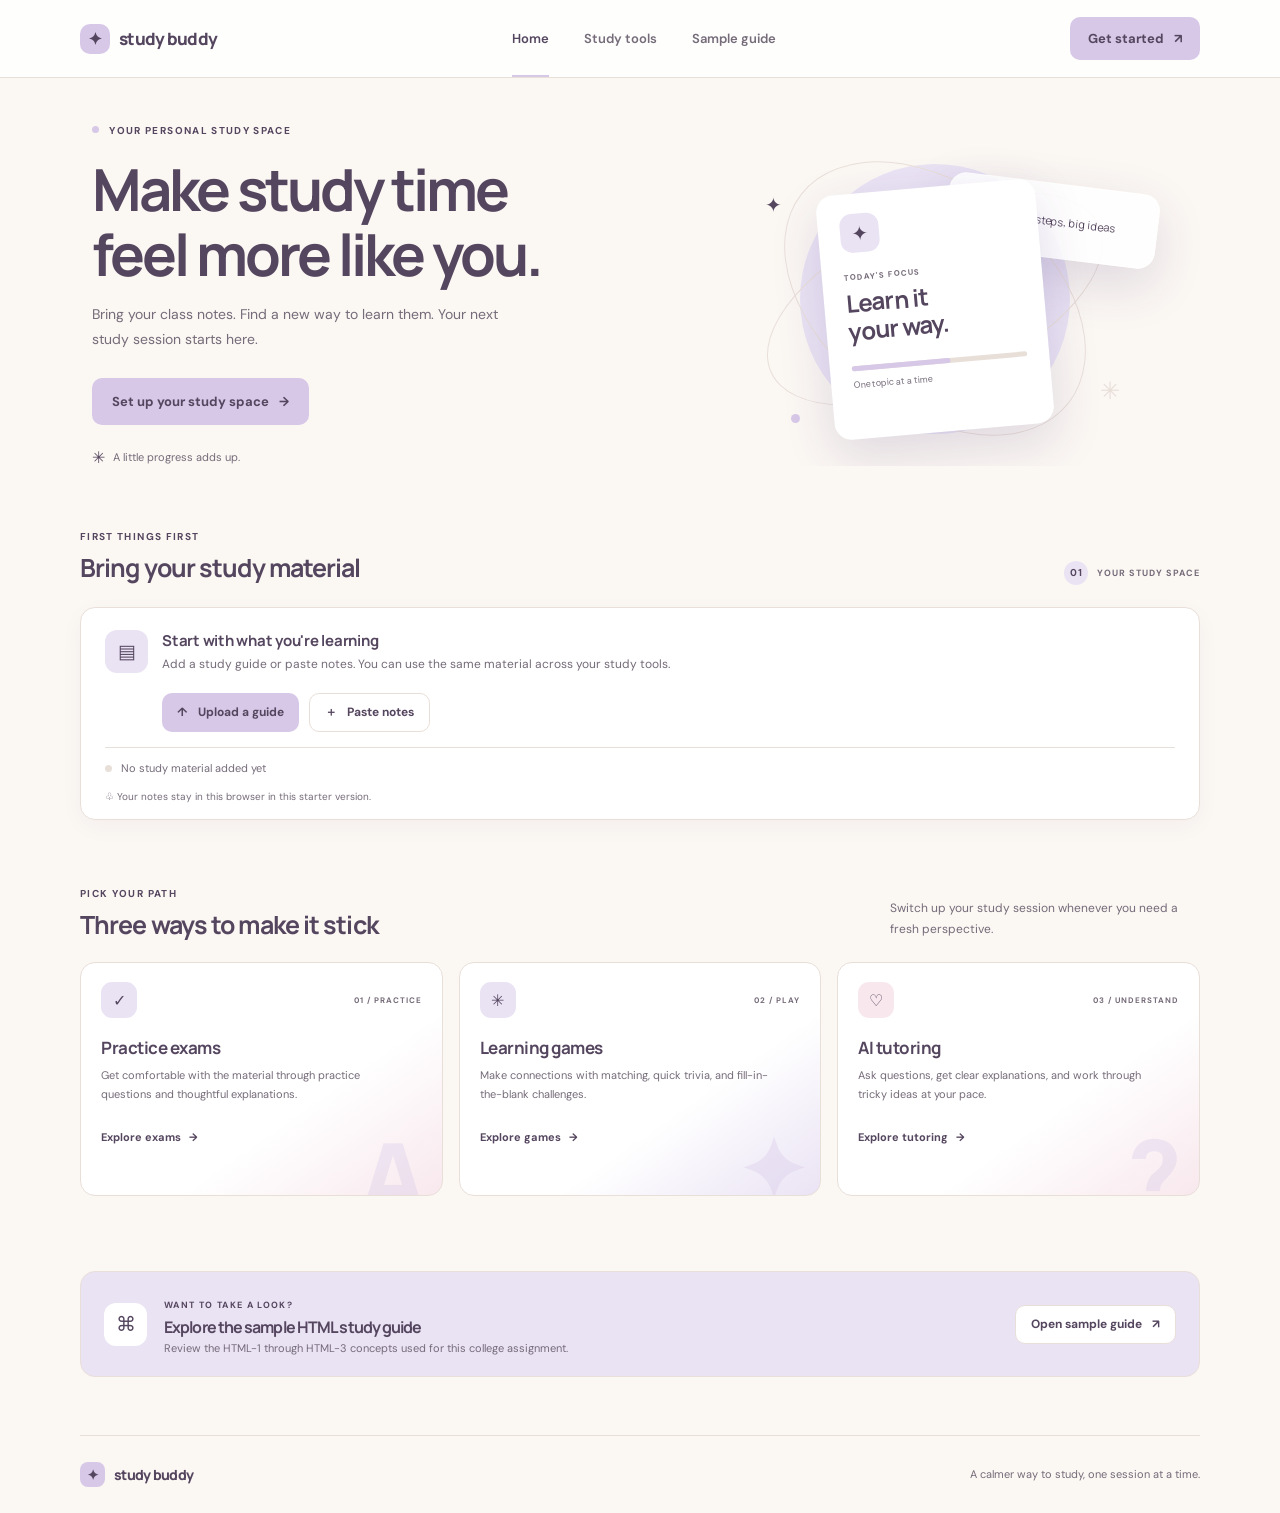
<file: public/index.html>
<!doctype html>
<html lang="en">
  <head>
    <meta charset="utf-8">
    <meta name="viewport" content="width=device-width, initial-scale=1">
    <meta name="theme-color" content="#FBF7F3">
    <meta name="description" content="Turn your class notes into a more thoughtful study routine with Study Buddy.">
    <title>Study Buddy — Your study space</title>
    <link rel="stylesheet" href="styles.css">
    <script src="script.js" defer></script>
  </head>
  <body>
    <header class="site-header">
      <a class="brand" href="#home" aria-label="Study Buddy home">
        <span class="brand-mark" aria-hidden="true">✦</span>
        <span>study buddy</span>
      </a>
      <nav class="main-nav" aria-label="Main navigation">
        <a class="nav-link active" href="#home">Home</a>
        <a class="nav-link" href="#study-tools">Study tools</a>
        <a class="nav-link" href="sample-study-guide.html">Sample guide</a>
      </nav>
      <a class="header-button" href="#study-material">Get started <span aria-hidden="true">↗</span></a>
    </header>

    <main id="home">
      <section class="hero page-width" aria-labelledby="welcome-title">
        <div class="hero-copy">
          <div class="eyebrow"><span class="eyebrow-dot"></span> YOUR PERSONAL STUDY SPACE</div>
          <h1 id="welcome-title">Make study time<br>feel <span>more like you.</span></h1>
          <p>Bring your class notes. Find a new way to learn them. Your next study session starts here.</p>
          <a class="primary-button" href="#study-material">Set up your study space <span aria-hidden="true">→</span></a>
          <div class="hero-note"><span class="sparkle" aria-hidden="true">✳</span> A little progress adds up.</div>
        </div>
        <div class="hero-art" aria-hidden="true">
          <div class="art-orbit orbit-one"></div>
          <div class="art-orbit orbit-two"></div>
          <div class="art-card art-card-back">
            <span class="art-mini-icon">✎</span>
            <span>little steps, big ideas</span>
          </div>
          <div class="art-card art-card-front">
            <span class="art-book">✦</span>
            <span class="art-label">TODAY'S FOCUS</span>
            <strong>Learn it<br>your way.</strong>
            <span class="art-progress"><i></i></span>
            <span class="art-progress-caption">One topic at a time</span>
          </div>
          <span class="float-star star-one">✦</span>
          <span class="float-star star-two">✳</span>
          <span class="float-dot"></span>
        </div>
      </section>

      <section class="workspace page-width" id="study-material" aria-labelledby="material-title">
        <div class="section-heading">
          <div>
            <div class="eyebrow">FIRST THINGS FIRST</div>
            <h2 id="material-title">Bring your study material</h2>
          </div>
          <span class="step-label"><span>01</span> YOUR STUDY SPACE</span>
        </div>
        <div class="material-card">
          <div class="material-intro">
            <span class="material-icon" aria-hidden="true">▤</span>
            <div>
              <h3>Start with what you're learning</h3>
              <p>Add a study guide or paste notes. You can use the same material across your study tools.</p>
            </div>
          </div>
          <div class="material-actions">
            <label class="upload-button" for="guide-file"><span aria-hidden="true">↑</span> Upload a guide</label>
            <input id="guide-file" class="visually-hidden" type="file" accept=".pdf,.doc,.docx,.txt,.html,text/plain,text/html,application/pdf,application/msword,application/vnd.openxmlformats-officedocument.wordprocessingml.document">
            <button class="secondary-button" id="open-notes" type="button"><span aria-hidden="true">＋</span> Paste notes</button>
          </div>
          <div class="material-status" id="material-status" aria-live="polite">
            <span class="status-dot"></span>
            <span id="material-name">No study material added yet</span>
            <button class="clear-button" id="clear-material" type="button" hidden>Remove</button>
          </div>
          <p class="privacy-note"><span aria-hidden="true">♧</span> Your notes stay in this browser in this starter version.</p>
        </div>
      </section>

      <section class="tools-section page-width" id="study-tools" aria-labelledby="tools-title">
        <div class="section-heading tools-heading">
          <div>
            <div class="eyebrow">PICK YOUR PATH</div>
            <h2 id="tools-title">Three ways to make it stick</h2>
          </div>
          <p>Switch up your study session whenever you need a fresh perspective.</p>
        </div>
        <div class="feature-grid">
          <article class="feature-card exam-card">
            <div class="feature-topline"><span class="feature-icon" aria-hidden="true">✓</span><span class="feature-number">01 / PRACTICE</span></div>
            <h3>Practice exams</h3>
            <p>Get comfortable with the material through practice questions and thoughtful explanations.</p>
            <button class="feature-link" type="button" data-feature="exams">Explore exams <span aria-hidden="true">→</span></button>
            <div class="card-decoration exam-decoration" aria-hidden="true">A</div>
          </article>
          <article class="feature-card games-card">
            <div class="feature-topline"><span class="feature-icon" aria-hidden="true">✳</span><span class="feature-number">02 / PLAY</span></div>
            <h3>Learning games</h3>
            <p>Make connections with matching, quick trivia, and fill-in-the-blank challenges.</p>
            <button class="feature-link" type="button" data-feature="games">Explore games <span aria-hidden="true">→</span></button>
            <div class="card-decoration games-decoration" aria-hidden="true">✦</div>
          </article>
          <article class="feature-card tutor-card">
            <div class="feature-topline"><span class="feature-icon" aria-hidden="true">♡</span><span class="feature-number">03 / UNDERSTAND</span></div>
            <h3>AI tutoring</h3>
            <p>Ask questions, get clear explanations, and work through tricky ideas at your pace.</p>
            <button class="feature-link" type="button" data-feature="tutor">Explore tutoring <span aria-hidden="true">→</span></button>
            <div class="card-decoration tutor-decoration" aria-hidden="true">?</div>
          </article>
        </div>
      </section>

      <section class="sample-callout page-width" aria-label="Sample study guide">
        <div class="sample-icon" aria-hidden="true">⌘</div>
        <div>
          <span class="eyebrow">WANT TO TAKE A LOOK?</span>
          <h2>Explore the sample HTML study guide</h2>
          <p>Review the HTML-1 through HTML-3 concepts used for this college assignment.</p>
        </div>
        <a class="secondary-button sample-link" href="sample-study-guide.html">Open sample guide <span aria-hidden="true">↗</span></a>
      </section>
    </main>

    <footer class="site-footer page-width">
      <a class="brand footer-brand" href="#home"><span class="brand-mark" aria-hidden="true">✦</span><span>study buddy</span></a>
      <p>A calmer way to study, one session at a time.</p>
    </footer>

    <dialog class="notes-dialog" id="notes-dialog" aria-labelledby="notes-title">
      <form method="dialog" class="dialog-close-form"><button class="dialog-close" aria-label="Close">×</button></form>
      <div class="eyebrow">YOUR STUDY MATERIAL</div>
      <h2 id="notes-title">Paste your class notes</h2>
      <p>Your notes are saved in this browser and stay available while you explore the page.</p>
      <label class="visually-hidden" for="notes-input">Class notes</label>
      <textarea id="notes-input" rows="8" placeholder="Paste your notes or study guide text here..."></textarea>
      <div class="dialog-actions">
        <button class="secondary-button" id="cancel-notes" type="button">Cancel</button>
        <button class="upload-button" id="save-notes" type="button">Save notes <span aria-hidden="true">→</span></button>
      </div>
      <p class="form-message" id="notes-message" role="status"></p>
    </dialog>

    <dialog class="feature-dialog" id="feature-dialog" aria-labelledby="feature-dialog-title">
      <form method="dialog" class="dialog-close-form"><button class="dialog-close" aria-label="Close">×</button></form>
      <div class="eyebrow">STUDY TOOL PREVIEW</div>
      <h2 id="feature-dialog-title">Coming up next</h2>
      <p id="feature-dialog-description"></p>
      <p class="feature-dialog-note">This first version sets up the Study Buddy dashboard. Interactive learning activities and secure AI connections can be added in the next phase.</p>
      <button class="upload-button" id="close-feature" type="button">Got it</button>
    </dialog>
  </body>
</html>
</file>
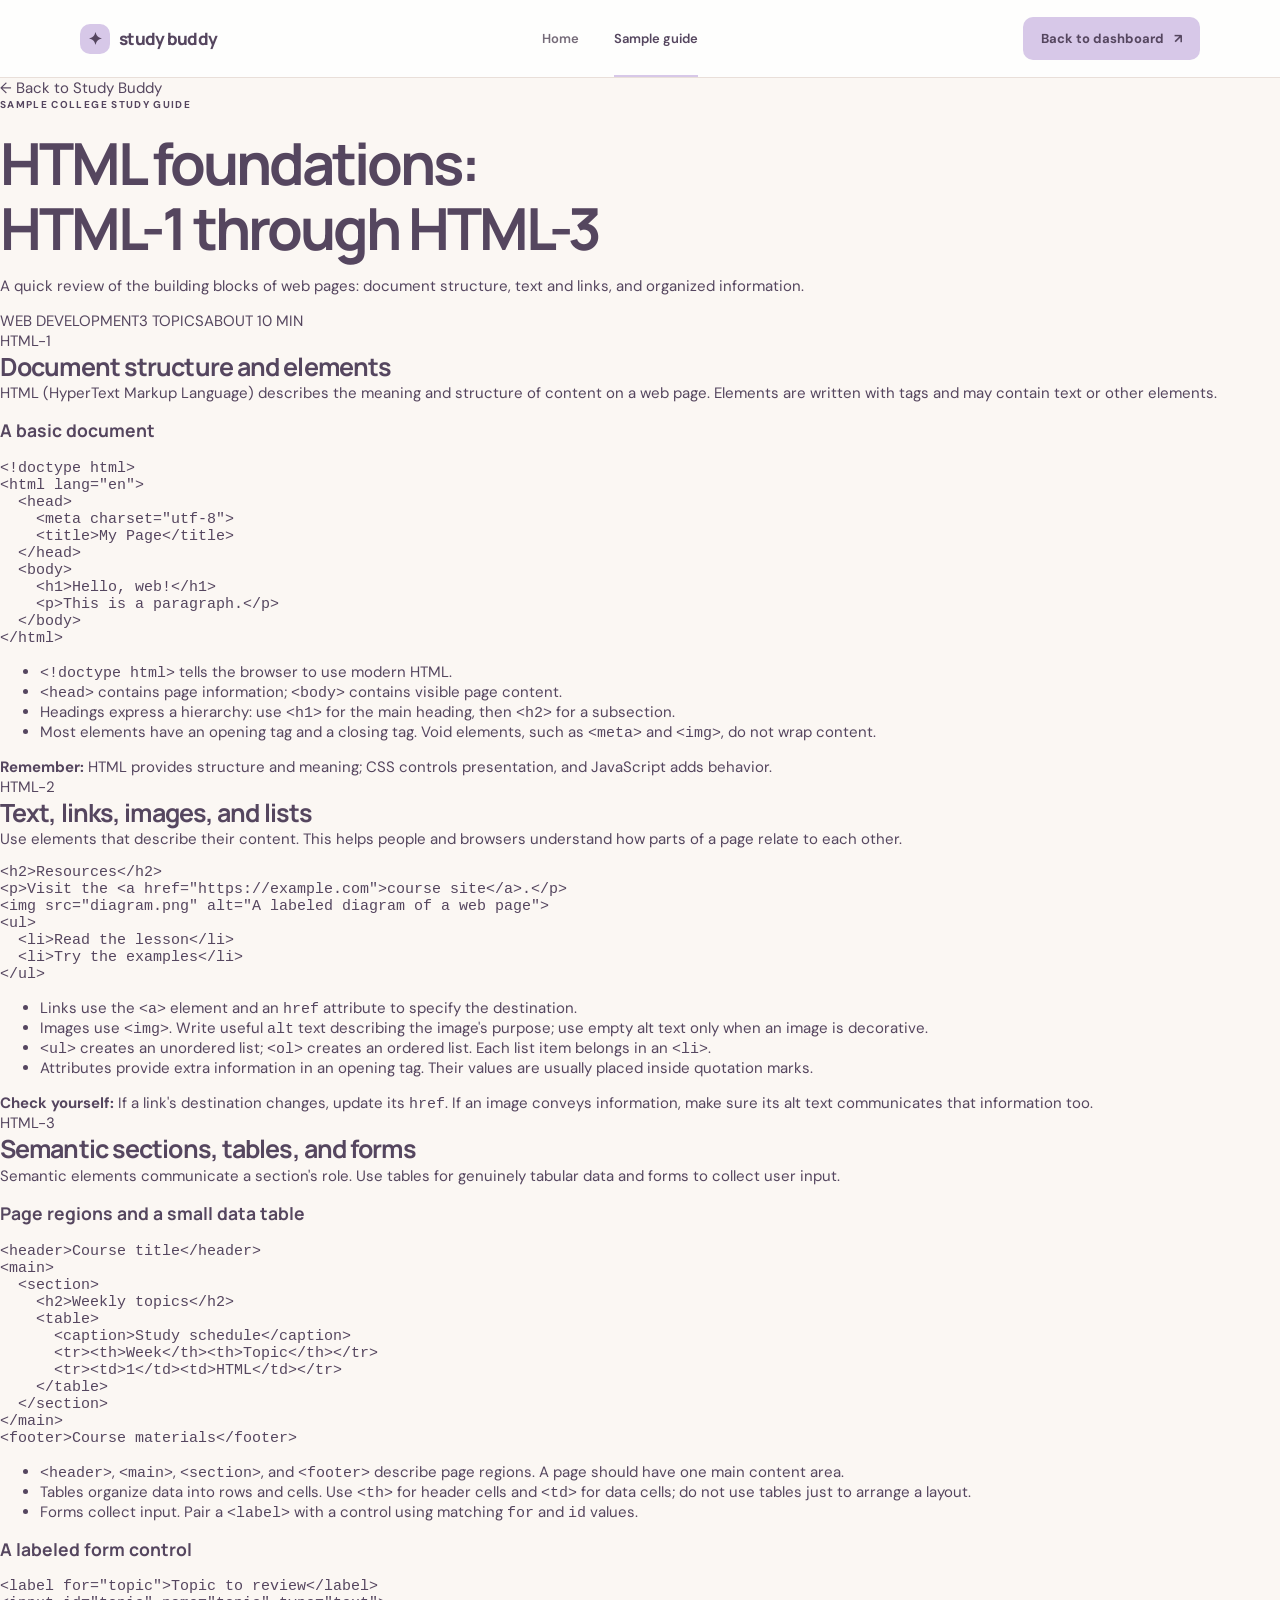
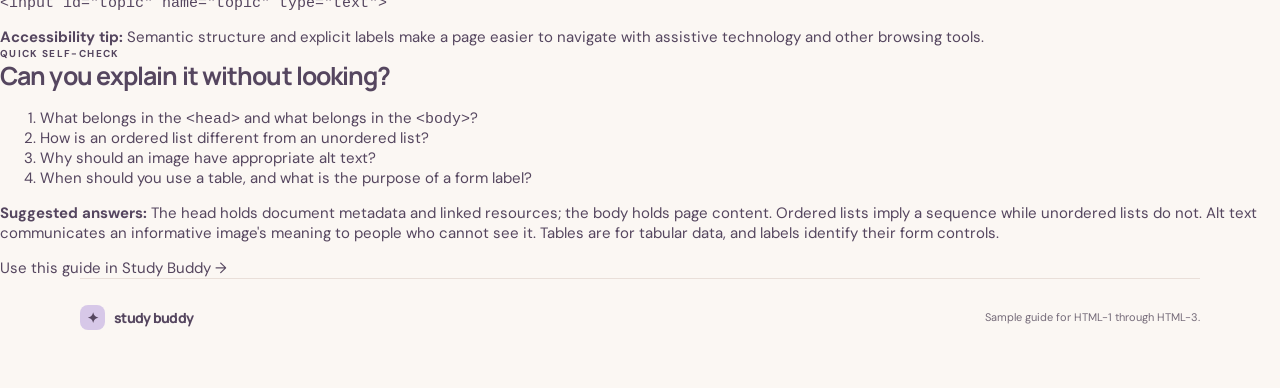
<file: public/sample-study-guide.html>
<!doctype html>
<html lang="en">
  <head>
    <meta charset="utf-8">
    <meta name="viewport" content="width=device-width, initial-scale=1">
    <meta name="description" content="A sample study guide covering introductory HTML-1 through HTML-3 concepts.">
    <title>Sample Study Guide: HTML-1 through HTML-3 — Study Buddy</title>
    <link rel="stylesheet" href="styles.css">
  </head>
  <body class="guide-page">
    <header class="site-header">
      <a class="brand" href="index.html" aria-label="Study Buddy home">
        <span class="brand-mark" aria-hidden="true">✦</span><span>study buddy</span>
      </a>
      <nav class="main-nav" aria-label="Main navigation">
        <a class="nav-link" href="index.html">Home</a>
        <a class="nav-link active" href="sample-study-guide.html">Sample guide</a>
      </nav>
      <a class="header-button" href="index.html#study-material">Back to dashboard <span aria-hidden="true">↗</span></a>
    </header>
    <main class="guide-content">
      <a class="guide-back" href="index.html">← Back to Study Buddy</a>
      <div class="eyebrow">SAMPLE COLLEGE STUDY GUIDE</div>
      <h1>HTML foundations:<br><span>HTML-1 through HTML-3</span></h1>
      <p class="guide-lead">A quick review of the building blocks of web pages: document structure, text and links, and organized information.</p>
      <div class="guide-meta"><span>WEB DEVELOPMENT</span><span>3 TOPICS</span><span>ABOUT 10 MIN</span></div>

      <article class="guide-topic">
        <div class="topic-number">HTML-1</div>
        <div>
          <h2>Document structure and elements</h2>
          <p>HTML (HyperText Markup Language) describes the meaning and structure of content on a web page. Elements are written with tags and may contain text or other elements.</p>
          <h3>A basic document</h3>
          <pre><code>&lt;!doctype html&gt;
&lt;html lang="en"&gt;
  &lt;head&gt;
    &lt;meta charset="utf-8"&gt;
    &lt;title&gt;My Page&lt;/title&gt;
  &lt;/head&gt;
  &lt;body&gt;
    &lt;h1&gt;Hello, web!&lt;/h1&gt;
    &lt;p&gt;This is a paragraph.&lt;/p&gt;
  &lt;/body&gt;
&lt;/html&gt;</code></pre>
          <ul>
            <li><code>&lt;!doctype html&gt;</code> tells the browser to use modern HTML.</li>
            <li><code>&lt;head&gt;</code> contains page information; <code>&lt;body&gt;</code> contains visible page content.</li>
            <li>Headings express a hierarchy: use <code>&lt;h1&gt;</code> for the main heading, then <code>&lt;h2&gt;</code> for a subsection.</li>
            <li>Most elements have an opening tag and a closing tag. Void elements, such as <code>&lt;meta&gt;</code> and <code>&lt;img&gt;</code>, do not wrap content.</li>
          </ul>
          <div class="key-idea"><strong>Remember:</strong> HTML provides structure and meaning; CSS controls presentation, and JavaScript adds behavior.</div>
        </div>
      </article>

      <article class="guide-topic">
        <div class="topic-number">HTML-2</div>
        <div>
          <h2>Text, links, images, and lists</h2>
          <p>Use elements that describe their content. This helps people and browsers understand how parts of a page relate to each other.</p>
          <pre><code>&lt;h2&gt;Resources&lt;/h2&gt;
&lt;p&gt;Visit the &lt;a href="https://example.com"&gt;course site&lt;/a&gt;.&lt;/p&gt;
&lt;img src="diagram.png" alt="A labeled diagram of a web page"&gt;
&lt;ul&gt;
  &lt;li&gt;Read the lesson&lt;/li&gt;
  &lt;li&gt;Try the examples&lt;/li&gt;
&lt;/ul&gt;</code></pre>
          <ul>
            <li>Links use the <code>&lt;a&gt;</code> element and an <code>href</code> attribute to specify the destination.</li>
            <li>Images use <code>&lt;img&gt;</code>. Write useful <code>alt</code> text describing the image's purpose; use empty alt text only when an image is decorative.</li>
            <li><code>&lt;ul&gt;</code> creates an unordered list; <code>&lt;ol&gt;</code> creates an ordered list. Each list item belongs in an <code>&lt;li&gt;</code>.</li>
            <li>Attributes provide extra information in an opening tag. Their values are usually placed inside quotation marks.</li>
          </ul>
          <div class="key-idea"><strong>Check yourself:</strong> If a link's destination changes, update its <code>href</code>. If an image conveys information, make sure its alt text communicates that information too.</div>
        </div>
      </article>

      <article class="guide-topic">
        <div class="topic-number">HTML-3</div>
        <div>
          <h2>Semantic sections, tables, and forms</h2>
          <p>Semantic elements communicate a section's role. Use tables for genuinely tabular data and forms to collect user input.</p>
          <h3>Page regions and a small data table</h3>
          <pre><code>&lt;header&gt;Course title&lt;/header&gt;
&lt;main&gt;
  &lt;section&gt;
    &lt;h2&gt;Weekly topics&lt;/h2&gt;
    &lt;table&gt;
      &lt;caption&gt;Study schedule&lt;/caption&gt;
      &lt;tr&gt;&lt;th&gt;Week&lt;/th&gt;&lt;th&gt;Topic&lt;/th&gt;&lt;/tr&gt;
      &lt;tr&gt;&lt;td&gt;1&lt;/td&gt;&lt;td&gt;HTML&lt;/td&gt;&lt;/tr&gt;
    &lt;/table&gt;
  &lt;/section&gt;
&lt;/main&gt;
&lt;footer&gt;Course materials&lt;/footer&gt;</code></pre>
          <ul>
            <li><code>&lt;header&gt;</code>, <code>&lt;main&gt;</code>, <code>&lt;section&gt;</code>, and <code>&lt;footer&gt;</code> describe page regions. A page should have one main content area.</li>
            <li>Tables organize data into rows and cells. Use <code>&lt;th&gt;</code> for header cells and <code>&lt;td&gt;</code> for data cells; do not use tables just to arrange a layout.</li>
            <li>Forms collect input. Pair a <code>&lt;label&gt;</code> with a control using matching <code>for</code> and <code>id</code> values.</li>
          </ul>
          <h3>A labeled form control</h3>
          <pre><code>&lt;label for="topic"&gt;Topic to review&lt;/label&gt;
&lt;input id="topic" name="topic" type="text"&gt;</code></pre>
          <div class="key-idea"><strong>Accessibility tip:</strong> Semantic structure and explicit labels make a page easier to navigate with assistive technology and other browsing tools.</div>
        </div>
      </article>

      <section class="review-box" aria-labelledby="review-title">
        <div class="eyebrow">QUICK SELF-CHECK</div>
        <h2 id="review-title">Can you explain it without looking?</h2>
        <ol>
          <li>What belongs in the <code>&lt;head&gt;</code> and what belongs in the <code>&lt;body&gt;</code>?</li>
          <li>How is an ordered list different from an unordered list?</li>
          <li>Why should an image have appropriate alt text?</li>
          <li>When should you use a table, and what is the purpose of a form label?</li>
        </ol>
        <p><strong>Suggested answers:</strong> The head holds document metadata and linked resources; the body holds page content. Ordered lists imply a sequence while unordered lists do not. Alt text communicates an informative image's meaning to people who cannot see it. Tables are for tabular data, and labels identify their form controls.</p>
      </section>
      <a class="guide-home-button" href="index.html#study-material">Use this guide in Study Buddy <span aria-hidden="true">→</span></a>
    </main>
    <footer class="site-footer guide-footer page-width">
      <a class="brand footer-brand" href="index.html"><span class="brand-mark" aria-hidden="true">✦</span><span>study buddy</span></a>
      <p>Sample guide for HTML-1 through HTML-3.</p>
    </footer>
  </body>
</html>
</file>
<file: public/styles.css>
@import url('https://fonts.googleapis.com/css2?family=DM+Sans:wght@400;500;600;700&family=Manrope:wght@400;500;600;700;800&display=swap');

:root {
  color-scheme: light;
  --ink: #55465F;
  --muted: #756B79;
  --purple: #D7C8E8;
  --purple-dark: #55465F;
  --lavender: #EAE3F4;
  --blush: #F8E8ED;
  --beige: #E9DFD9;
  --line: #E9DFD9;
  --paper: #fff;
  --page: #FBF7F3;
  --font-body: 'DM Sans', Arial, sans-serif;
  --font-heading: 'Manrope', Arial, sans-serif;
}

* { box-sizing: border-box; }
html { scroll-behavior: smooth; }
body { margin: 0; background: var(--page); color: var(--ink); font-family: var(--font-body); font-size: 15px; -webkit-font-smoothing: antialiased; }
a { color: inherit; text-decoration: none; }
button, input, textarea { font: inherit; }
button, a, label { -webkit-tap-highlight-color: transparent; }
button:focus-visible, a:focus-visible, label:focus-within { outline: 3px solid var(--purple); outline-offset: 3px; }
.page-width { width: min(1120px, calc(100% - 64px)); margin-inline: auto; }

.site-header { height: 78px; padding: 0 max(32px, calc((100% - 1120px) / 2)); display: flex; align-items: center; justify-content: space-between; background: rgba(255,255,255,.84); border-bottom: 1px solid var(--beige); }
.brand { display: inline-flex; gap: 9px; align-items: center; font-family: var(--font-heading); font-weight: 800; font-size: 17px; letter-spacing: -.7px; }
.brand-mark { display: grid; width: 30px; height: 30px; place-items: center; border-radius: 10px; color: var(--ink); background: var(--purple); font-size: 17px; }
.main-nav { display: flex; align-items: center; gap: 35px; height: 100%; }
.nav-link { display: grid; height: 100%; align-content: center; color: var(--muted); font-size: 13px; font-weight: 600; position: relative; }
.nav-link:hover, .nav-link.active { color: var(--ink); }
.nav-link.active::after { position: absolute; right: 0; bottom: 0; left: 0; height: 2px; content: ""; background: var(--purple); }
.header-button, .primary-button, .upload-button, .secondary-button { display: inline-flex; align-items: center; justify-content: center; gap: 10px; min-height: 43px; padding: 0 18px; border: 0; border-radius: 10px; cursor: pointer; font-size: 13px; font-weight: 700; transition: background .2s, transform .2s, box-shadow .2s; }
.header-button { color: var(--ink); background: var(--purple); }
.header-button:hover, .primary-button:hover, .upload-button:hover { background: var(--lavender); transform: translateY(-1px); }

.hero { min-height: 437px; display: grid; grid-template-columns: 1fr .9fr; align-items: center; padding-top: 40px; padding-bottom: 36px; }
.hero-copy { padding: 0 0 5px 12px; }
.eyebrow { color: var(--ink); font-size: 10px; font-weight: 700; letter-spacing: 1.35px; }
.eyebrow-dot { display: inline-block; width: 7px; height: 7px; margin-right: 7px; border-radius: 50%; background: var(--purple); vertical-align: 1px; }
h1, h2, h3, p { margin-top: 0; }
h1, h2, h3 { font-family: var(--font-heading); }
h1 { margin: 20px 0 15px; font-size: clamp(42px, 5vw, 58px); line-height: 1.12; letter-spacing: -3px; font-weight: 700; }
h1 span { color: var(--ink); }
.hero-copy > p { max-width: 430px; margin-bottom: 25px; color: var(--muted); line-height: 1.8; font-size: 14px; }
.primary-button, .upload-button { color: var(--ink); background: var(--purple); }
.primary-button { min-height: 47px; padding: 0 20px; }
.hero-note { display: flex; gap: 8px; align-items: center; margin-top: 22px; color: var(--muted); font-size: 11px; }
.sparkle { color: var(--ink); font-size: 16px; }
.hero-art { min-height: 335px; position: relative; display: grid; place-items: center; overflow: hidden; }
.hero-art::before { position: absolute; width: 270px; height: 270px; border-radius: 50%; content: ""; background: var(--lavender); }
.art-orbit { position: absolute; border: 1px solid var(--beige); border-radius: 50%; transform: rotate(-24deg); }
.orbit-one { width: 360px; height: 170px; }
.orbit-two { width: 340px; height: 225px; transform: rotate(38deg); }
.art-card { position: absolute; border: 1px solid rgba(255,255,255,.8); border-radius: 17px; box-shadow: 0 18px 50px rgba(67,49,116,.15); }
.art-card-back { z-index: 1; width: 212px; height: 75px; right: 8%; top: 52px; display: flex; align-items: center; gap: 12px; padding: 16px; color: var(--ink); background: rgba(255,255,255,.88); font-family: var(--font-heading); font-size: 11px; transform: rotate(7deg); }
.art-mini-icon { display: grid; width: 35px; height: 35px; place-items: center; border-radius: 10px; color: var(--ink); background: var(--lavender); font-size: 19px; }
.art-card-front { z-index: 2; width: 220px; min-height: 245px; left: 50%; top: 56px; padding: 19px 21px; background: #fff; transform: translateX(-50%) rotate(-5deg); }
.art-book { display: grid; width: 39px; height: 39px; place-items: center; margin-bottom: 19px; border-radius: 12px; color: var(--ink); background: var(--lavender); font-size: 20px; }
.art-label { display: block; color: var(--muted); font-size: 8px; font-weight: 700; letter-spacing: 1px; }
.art-card-front strong { display: block; margin-top: 7px; font-family: var(--font-heading); font-size: 24px; line-height: 1.18; letter-spacing: -.8px; }
.art-progress { display: block; height: 5px; margin-top: 20px; border-radius: 9px; background: var(--beige); }
.art-progress i { display: block; width: 56%; height: 100%; border-radius: inherit; background: var(--purple); }
.art-progress-caption { display: block; margin-top: 8px; color: var(--muted); font-size: 9px; }
.float-star { position: absolute; color: var(--ink); }
.star-one { top: 61px; left: 18%; font-size: 20px; }
.star-two { right: 15%; bottom: 60px; color: var(--beige); font-size: 24px; }
.float-dot { position: absolute; bottom: 43px; left: 23%; width: 9px; height: 9px; border-radius: 50%; background: var(--purple); }

.workspace { padding-top: 15px; padding-bottom: 67px; scroll-margin-top: 24px; }
.section-heading { display: flex; align-items: end; justify-content: space-between; margin-bottom: 22px; }
.section-heading .eyebrow { margin-bottom: 9px; }
h2 { margin-bottom: 0; font-size: 25px; line-height: 1.3; letter-spacing: -.9px; }
.step-label { display: flex; gap: 9px; align-items: center; color: var(--muted); font-size: 9px; font-weight: 700; letter-spacing: 1px; }
.step-label span { display: grid; width: 24px; height: 24px; place-items: center; border-radius: 50%; color: var(--ink); background: var(--lavender); font-size: 10px; }
.material-card { padding: 22px 24px 16px; border: 1px solid var(--line); border-radius: 15px; background: var(--paper); box-shadow: 0 7px 25px rgba(47,37,77,.035); }
.material-intro { display: flex; gap: 14px; align-items: center; }
.material-icon { display: grid; width: 43px; height: 43px; flex: 0 0 auto; place-items: center; border-radius: 12px; color: var(--ink); background: var(--lavender); font-size: 19px; }
.material-intro h3 { margin-bottom: 4px; font-size: 15px; letter-spacing: -.25px; }
.material-intro p { margin-bottom: 0; color: var(--muted); font-size: 12px; line-height: 1.6; }
.material-actions { display: flex; gap: 10px; margin: 19px 0 15px 57px; }
.secondary-button { border: 1px solid var(--beige); color: var(--ink); background: white; }
.secondary-button:hover { border-color: var(--purple); background: var(--lavender); }
.upload-button, .secondary-button { min-height: 39px; padding: 0 15px; font-size: 12px; }
.material-status { display: flex; min-height: 34px; gap: 9px; align-items: center; padding: 8px 0 0; border-top: 1px solid var(--beige); color: var(--muted); font-size: 11px; }
.status-dot { width: 7px; height: 7px; flex: 0 0 auto; border-radius: 50%; background: var(--beige); }
.material-status.has-material { color: var(--ink); }
.material-status.has-material .status-dot { background: var(--purple); }
.clear-button { padding: 4px 7px; margin-left: auto; border: 0; color: var(--ink); background: transparent; cursor: pointer; font-size: 11px; }
.privacy-note { margin: 9px 0 0; color: var(--muted); font-size: 10px; }

.tools-section { padding-bottom: 75px; scroll-margin-top: 25px; }
.tools-heading { margin-bottom: 21px; }
.tools-heading > p { max-width: 310px; margin-bottom: 2px; color: var(--muted); font-size: 12px; line-height: 1.7; }
.feature-grid { display: grid; grid-template-columns: repeat(3, 1fr); gap: 16px; }
.feature-card { min-height: 234px; position: relative; overflow: hidden; padding: 19px 20px; border: 1px solid var(--beige); border-radius: 15px; background: white; transition: transform .2s, box-shadow .2s; }
.feature-card:hover { transform: translateY(-3px); box-shadow: 0 14px 28px rgba(47,37,77,.07); }
.exam-card { background: linear-gradient(145deg, #fff 62%, var(--blush)); }
.games-card { background: linear-gradient(145deg, #fff 62%, var(--lavender)); }
.tutor-card { background: linear-gradient(145deg, #fff 62%, var(--blush)); }
.feature-topline { display: flex; align-items: center; justify-content: space-between; }
.feature-icon { display: grid; width: 36px; height: 36px; place-items: center; border-radius: 11px; color: var(--ink); background: var(--lavender); font-size: 16px; }
.games-card .feature-icon { color: var(--ink); background: var(--lavender); }
.tutor-card .feature-icon { color: var(--ink); background: var(--blush); }
.feature-number { color: var(--muted); font-size: 8px; font-weight: 700; letter-spacing: 1px; }
.feature-card h3 { margin: 18px 0 7px; font-size: 17px; letter-spacing: -.5px; }
.feature-card p { max-width: 290px; min-height: 47px; margin-bottom: 13px; color: var(--muted); font-size: 11px; line-height: 1.7; }
.feature-link { display: inline-flex; gap: 8px; align-items: center; padding: 3px 0; border: 0; color: var(--ink); background: transparent; cursor: pointer; font-size: 11px; font-weight: 700; }
.feature-link:hover { color: var(--muted); }
.card-decoration { position: absolute; right: 17px; bottom: -27px; color: rgba(215,200,232,.35); font-family: var(--font-heading); font-weight: 800; line-height: 1; pointer-events: none; }
.exam-decoration { font-size: 94px; }
.games-decoration { right: 13px; bottom: -14px; font-size: 82px; }
.tutor-decoration { font-size: 97px; }

.sample-callout { display: flex; align-items: center; gap: 17px; margin-bottom: 58px; padding: 21px 23px; border: 1px solid var(--beige); border-radius: 15px; background: var(--lavender); }
.sample-icon { display: grid; width: 43px; height: 43px; flex: 0 0 auto; place-items: center; border-radius: 12px; color: var(--ink); background: white; font-size: 20px; }
.sample-callout > div:nth-child(2) { flex: 1; }
.sample-callout .eyebrow { font-size: 9px; }
.sample-callout h2 { margin: 4px 0 3px; font-size: 16px; }
.sample-callout p { margin-bottom: 0; color: var(--muted); font-size: 11px; }
.sample-link { flex: 0 0 auto; }
.site-footer { display: flex; align-items: center; justify-content: space-between; min-height: 78px; border-top: 1px solid var(--beige); }
.footer-brand { font-size: 14px; }
.footer-brand .brand-mark { width: 25px; height: 25px; border-radius: 8px; font-size: 14px; }
.site-footer p { margin: 0; color: var(--muted); font-size: 11px; }

dialog { width: min(480px, calc(100% - 32px)); padding: 30px; border: 1px solid var(--beige); border-radius: 18px; color: var(--ink); box-shadow: 0 24px 80px rgba(85,70,95,.2); }
dialog::backdrop { background: rgba(85,70,95,.36); backdrop-filter: blur(3px); }
dialog h2 { margin: 9px 0 9px; font-size: 23px; }
dialog p { color: var(--muted); font-size: 12px; line-height: 1.7; }
.dialog-close-form { position: absolute; top: 14px; right: 15px; }
.dialog-close { width: 30px; height: 30px; border: 0; border-radius: 50%; color: var(--ink); background: var(--lavender); cursor: pointer; font-size: 20px; line-height: 1; }
.notes-dialog textarea { display: block; width: 100%; min-height: 150px; resize: vertical; padding: 13px; border: 1px solid var(--beige); border-radius: 10px; color: var(--ink); background: var(--page); font-size: 12px; line-height: 1.6; }
.notes-dialog textarea:focus { outline: 2px solid var(--purple); border-color: transparent; }
.dialog-actions { display: flex; justify-content: flex-end; gap: 9px; margin-top: 13px; }
.form-message { min-height: 17px; margin: 9px 0 0; color: var(--ink) !important; }
.feature-dialog-note { padding: 12px; border-radius: 10px; background: var(--lavender); }
.visually-hidden { position: absolute; width: 1px; height: 1px; padding: 0; overflow: hidden; clip: rect(0,0,0,0); white-space: nowrap; clip-path: inset(50%); }

@media (max-width: 760px) {
  .page-width { width: min(100% - 40px, 600px); }
  .site-header { height: 68px; padding: 0 20px; }
  .main-nav { gap: 18px; }
  .header-button { min-height: 38px; padding-inline: 12px; font-size: 11px; }
  .hero { min-height: auto; grid-template-columns: 1fr .75fr; padding-top: 57px; padding-bottom: 38px; }
  .hero-copy { padding-left: 0; }
  h1 { font-size: clamp(39px, 7vw, 52px); }
  .hero-art { min-height: 300px; transform: scale(.88); transform-origin: center; }
  .art-card-back { right: -2%; }
  .tools-heading > p { max-width: 240px; }
  .feature-grid { gap: 10px; }
  .feature-card { padding: 16px 14px; }
  .feature-card p { font-size: 10px; }
  .sample-callout { gap: 12px; padding: 17px; }
}

@media (max-width: 560px) {
  .page-width { width: calc(100% - 36px); }
  .site-header { height: 64px; padding: 0 18px; }
  .brand { gap: 7px; font-size: 15px; }
  .brand-mark { width: 27px; height: 27px; }
  .main-nav { gap: 0; }
  .nav-link { display: none; }
  .main-nav .nav-link:nth-child(3) { display: grid; height: auto; font-size: 11px; }
  .main-nav .nav-link.active::after { display: none; }
  .header-button { min-height: 35px; font-size: 10px; }
  .hero { display: flex; min-height: 0; flex-direction: column; align-items: stretch; padding-top: 44px; padding-bottom: 12px; }
  .hero-copy { order: 0; }
  h1 { margin-top: 17px; font-size: 46px; }
  .hero-copy > p { max-width: 370px; }
  .hero-art { min-height: 260px; margin-top: 2px; transform: scale(.8); transform-origin: top center; margin-bottom: -48px; }
  .workspace { padding-top: 35px; padding-bottom: 53px; }
  .section-heading { align-items: flex-start; }
  .section-heading h2 { font-size: 21px; }
  .step-label { gap: 6px; margin-top: 19px; font-size: 0; }
  .step-label span { font-size: 10px; }
  .material-card { padding: 17px 16px 13px; }
  .material-intro { align-items: flex-start; }
  .material-intro h3 { font-size: 13px; }
  .material-intro p { font-size: 11px; }
  .material-actions { margin-left: 0; }
  .tools-heading { display: block; }
  .tools-heading > p { margin-top: 9px; }
  .feature-grid { grid-template-columns: 1fr; gap: 11px; }
  .feature-card { min-height: 203px; padding: 18px; }
  .feature-card h3 { margin-top: 14px; }
  .feature-card p { min-height: auto; max-width: 340px; font-size: 11px; }
  .sample-callout { display: grid; grid-template-columns: 43px 1fr; align-items: start; margin-bottom: 42px; }
  .sample-callout h2 { font-size: 15px; }
  .sample-link { grid-column: 1 / -1; justify-self: start; margin-top: 2px; }
  .site-footer { align-items: flex-start; flex-direction: column; justify-content: center; gap: 9px; padding-block: 18px; }
}

@media (prefers-reduced-motion: reduce) {
  *, *::before, *::after { scroll-behavior: auto !important; transition-duration: .01ms !important; animation-duration: .01ms !important; animation-iteration-count: 1 !important; }
}
</file>
